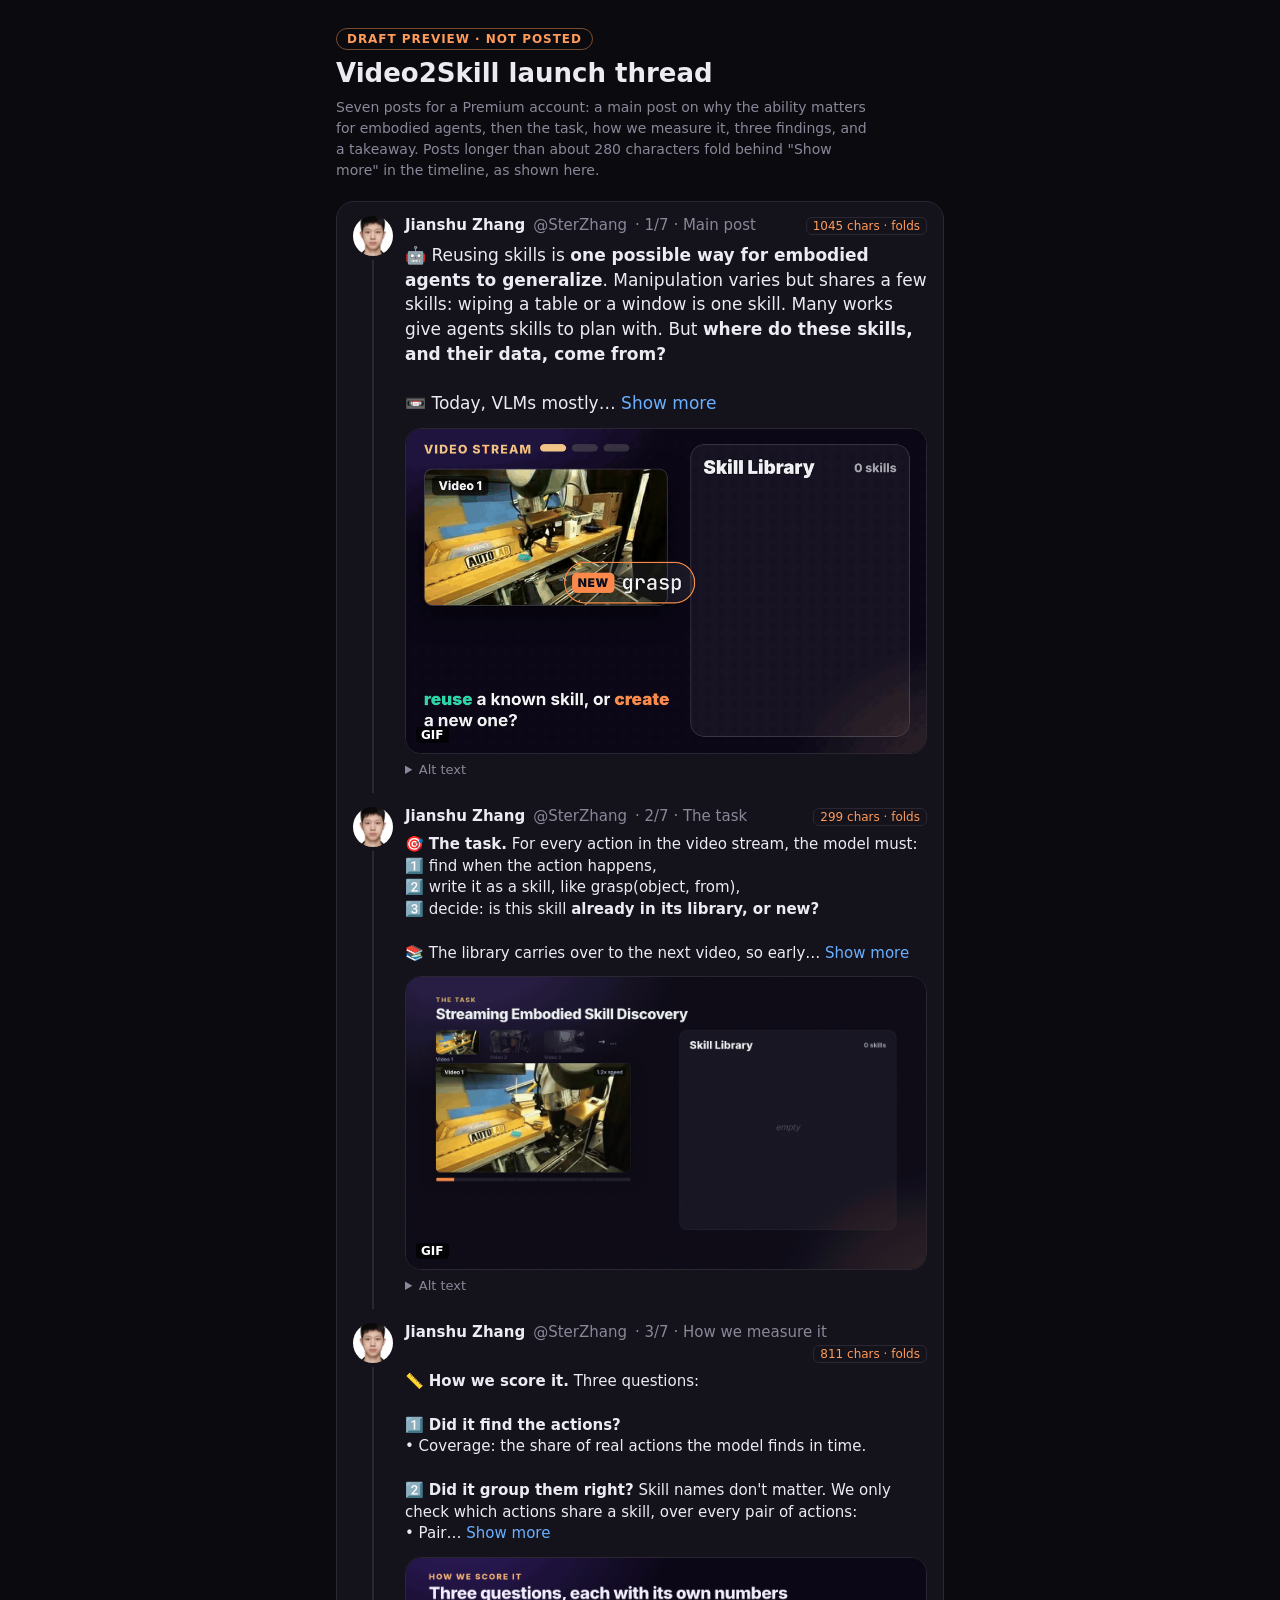
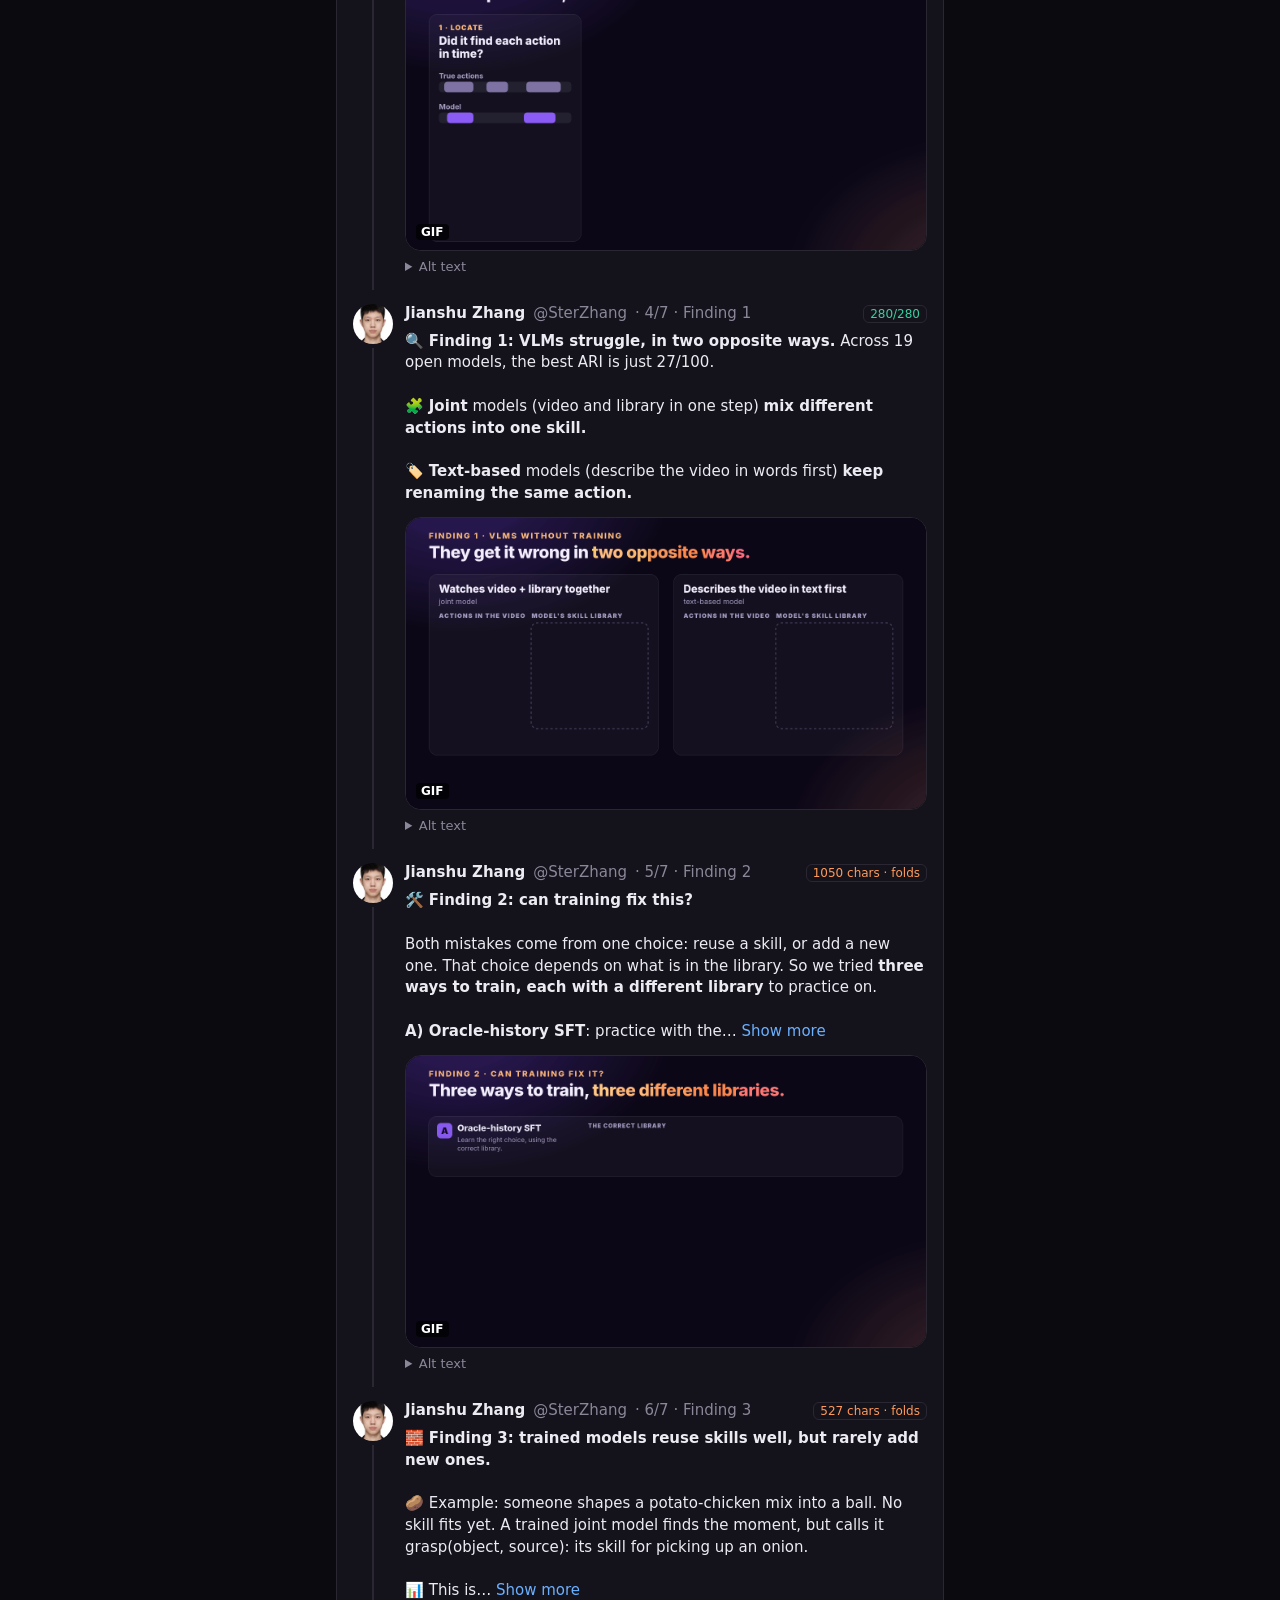
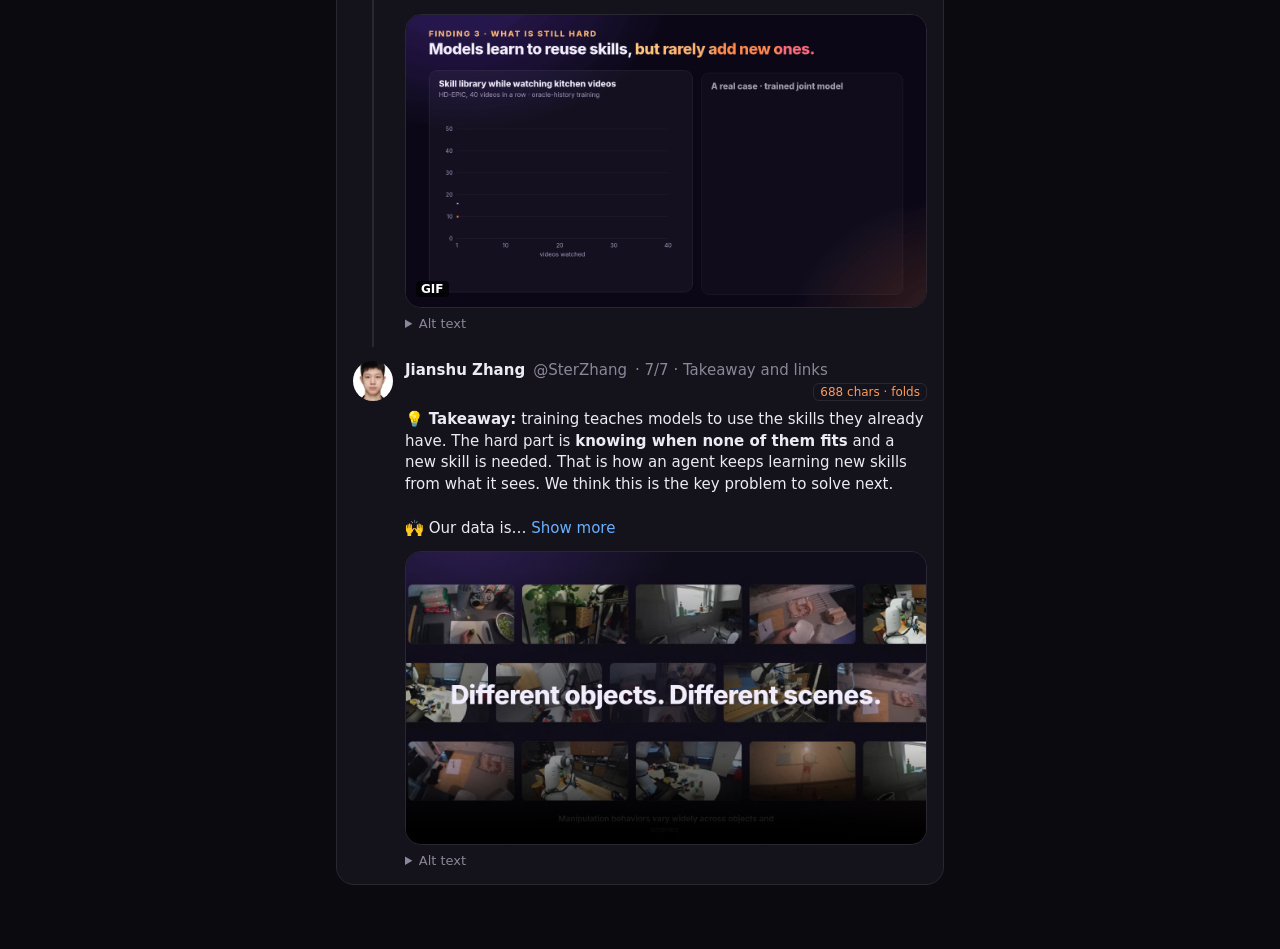
<file: webpage/thread-draft/index.html>
<!doctype html>
<html lang="en">
<head>
<meta charset="utf-8">
<meta name="viewport" content="width=device-width, initial-scale=1, viewport-fit=cover">
<meta name="robots" content="noindex, nofollow">
<title>Video2Skill Thread Draft</title>
<style>*,*::before,*::after{box-sizing:border-box} body{margin:0} img{max-width:100%} [hidden]{display:none!important}</style>
</head>
<body>

<style>
/* Layout: one centered 600px thread column on a dark ground, draft banner above. Deliberately single dark theme to match the posting preview. */
:root {
  color-scheme: dark;
  --ground: #0b0a0f; --panel: #14121b; --ink: #ecebf2; --mute: #8b8799; --rule: #2a2733;
  --link: #6ab0ff; --accent: #ff9b5a; --ok: #3ccf9f; --warn: #ff6b7d;
  --sans: system-ui, -apple-system, "Segoe UI", Roboto, "Helvetica Neue", Arial, sans-serif;
}
body { background: var(--ground); color: var(--ink); font-family: var(--sans); }
.wrap { max-width: 640px; margin: 0 auto; padding-inline: 16px; padding-block: 28px 64px; display: flex; flex-direction: column; gap: 20px; }
.intro { display: flex; flex-direction: column; gap: 8px; }
.tag { align-self: flex-start; font-size: 12px; font-weight: 700; letter-spacing: 0.08em; text-transform: uppercase; color: var(--accent); border: 1px solid color-mix(in srgb, var(--accent) 45%, transparent); border-radius: 999px; padding: 3px 10px; }
h1 { font-size: 26px; line-height: 1.2; margin: 0; text-wrap: balance; }
.intro p { margin: 0; color: var(--mute); font-size: 14px; line-height: 1.5; max-width: 60ch; }
.thread { background: var(--panel); border: 1px solid var(--rule); border-radius: 18px; overflow: hidden; }
.post { display: flex; gap: 12px; padding: 14px 16px 0; }
.rail { display: flex; flex-direction: column; align-items: center; flex: none; width: 40px; }
.av { width: 40px; height: 40px; border-radius: 50%; object-fit: cover; }
.line { width: 2px; flex: 1; background: var(--rule); margin-top: 4px; }
.body { flex: 1; min-width: 0; padding-bottom: 16px; display: flex; flex-direction: column; gap: 8px; }
header { display: flex; flex-wrap: wrap; align-items: baseline; gap: 4px 8px; font-size: 15px; }
.name { font-weight: 700; }
.handle, .role { color: var(--mute); }
.role::before { content: "· "; }
.count { margin-left: auto; font-size: 12px; font-variant-numeric: tabular-nums; color: var(--ok); border: 1px solid var(--rule); border-radius: 6px; padding: 1px 6px; }
.count.warn { color: var(--warn); }
.count.fold { color: var(--accent); }
.more { background: none; border: 0; padding: 0; color: var(--link); font: inherit; cursor: pointer; }
.more:focus-visible { outline: 2px solid var(--link); outline-offset: 2px; border-radius: 4px; }
.dots { color: var(--ink); }
.text { margin: 0; font-size: 15px; line-height: 1.45; overflow-wrap: anywhere; }
.lead .text { font-size: 17px; line-height: 1.45; }
.text a { color: var(--link); text-decoration: none; }
.text a:hover, .text a:focus-visible { text-decoration: underline; }
.media { position: relative; margin: 4px 0 0; max-width: 100%; border: 1px solid var(--rule); border-radius: 16px; overflow: hidden; background: #000; }
.media img, .media video { display: block; width: 100%; height: 100%; object-fit: cover; }
.badge { position: absolute; left: 10px; bottom: 10px; background: rgba(0, 0, 0, 0.75); color: #fff; font-size: 12px; font-weight: 700; padding: 1px 5px; border-radius: 4px; }
.alt { font-size: 13px; color: var(--mute); }
.alt summary { cursor: pointer; width: fit-content; }
.alt summary:focus-visible { outline: 2px solid var(--link); outline-offset: 2px; border-radius: 4px; }
.alt p { margin: 6px 0 0; line-height: 1.45; }
</style>
<main class="wrap">
  <section class="intro">
    <span class="tag">Draft preview · not posted</span>
    <h1>Video2Skill launch thread</h1>
    <p>Seven posts for a Premium account: a main post on why the ability matters for embodied agents, then the task, how we measure it, three findings, and a takeaway. Posts longer than about 280 characters fold behind "Show more" in the timeline, as shown here.</p>
  </section>
  <section class="thread" aria-label="Thread draft">
<article class="post lead">
  <div class="rail"><img class="av" src="m/avatar.jpg" alt=""><span class="line"></span></div>
  <div class="body">
    <header><span class="name">Jianshu Zhang</span> <span class="handle">@SterZhang</span><span class="role">1/7 · Main post</span><span class="count fold">1045 chars · folds</span></header>
    <p class="text"><span class="shown">🤖 Reusing skills is <b>one possible way for embodied agents to generalize</b>. Manipulation varies but shares a few skills: wiping a table or a window is one skill. Many works give agents skills to plan with. But <b>where do these skills, and their data, come from?</b><br><br>📼 Today, VLMs mostly</span><span class="dots">… </span><button class="more" type="button">Show more</button><span class="rest" hidden> label videos one at a time, and nothing carries over. People don&#x27;t learn that way. As experience streams in, we spot skills we know, add new ones, and reuse them later. This <b>streaming setting</b> matters, but it has received little attention.<br><br>🧠 VLMs may become the brains of embodied agents. So we ask: <b>from streaming experience, can they find reusable skills and keep one consistent skill library?</b><br><br>🧵 <b>Video2Skill: From Streaming Experience to Reusable Embodied Skills</b><br><br>Why it matters:<br>📈 It can label much more data for training agents.<br>🔁 It is planning in reverse. If a model can&#x27;t find skills in what it has seen, how can it plan with them for something new?<br><br>📄 Paper: <a href="https://arxiv.org/abs/2609.36691" target="_blank" rel="noopener">arxiv.org/abs/2609.36691</a><br>🌐 Project: <a href="https://andyzworks.github.io/video2skill/" target="_blank" rel="noopener">andyzworks.github.io/vide…</a><br>🤗 Data: <a href="https://huggingface.co/datasets/Sterzhang/video2skill-bench" target="_blank" rel="noopener">huggingface.co/datasets/S…</a></span></p><figure class="media" style="aspect-ratio:16 / 10"><img src="m/1_main.gif" alt="Animated loop: robot videos stream in; each event is tagged NEW (orange) and flies into a skill library, or REUSE (teal) and links to an existing skill; the library grows from grasp, transfer, place to pour." loading="eager"><span class="badge">GIF</span></figure><details class="alt"><summary>Alt text</summary><p>Animated loop: robot videos stream in; each event is tagged NEW (orange) and flies into a skill library, or REUSE (teal) and links to an existing skill; the library grows from grasp, transfer, place to pour.</p></details>
  </div>
</article>
<article class="post">
  <div class="rail"><img class="av" src="m/avatar.jpg" alt=""><span class="line"></span></div>
  <div class="body">
    <header><span class="name">Jianshu Zhang</span> <span class="handle">@SterZhang</span><span class="role">2/7 · The task</span><span class="count fold">299 chars · folds</span></header>
    <p class="text"><span class="shown">🎯 <b>The task.</b> For every action in the video stream, the model must:<br>1️⃣ find when the action happens,<br>2️⃣ write it as a skill, like grasp(object, from),<br>3️⃣ decide: is this skill <b>already in its library, or new?</b><br><br>📚 The library carries over to the next video, so early</span><span class="dots">… </span><button class="more" type="button">Show more</button><span class="rest" hidden> choices affect later ones.</span></p><figure class="media" style="aspect-ratio:16 / 9"><img src="m/2_task.gif" alt="Animated demo: three robot videos stream in; each event is tagged NEW or REUSE and flows into a persistent skill library that grows from grasp, transfer, place to pour." loading="eager"><span class="badge">GIF</span></figure><details class="alt"><summary>Alt text</summary><p>Animated demo: three robot videos stream in; each event is tagged NEW or REUSE and flows into a persistent skill library that grows from grasp, transfer, place to pour.</p></details>
  </div>
</article>
<article class="post">
  <div class="rail"><img class="av" src="m/avatar.jpg" alt=""><span class="line"></span></div>
  <div class="body">
    <header><span class="name">Jianshu Zhang</span> <span class="handle">@SterZhang</span><span class="role">3/7 · How we measure it</span><span class="count fold">811 chars · folds</span></header>
    <p class="text"><span class="shown">📏 <b>How we score it.</b> Three questions:<br><br>1️⃣ <b>Did it find the actions?</b><br>• Coverage: the share of real actions the model finds in time.<br><br>2️⃣ <b>Did it group them right?</b> Skill names don&#x27;t matter. We only check which actions share a skill, over every pair of actions:<br>• Pair</span><span class="dots">… </span><button class="more" type="button">Show more</button><span class="rest" hidden> precision: of the pairs it put together, how many are really the same action. Low = it mixes different actions.<br>• Pair recall: of the pairs that are really the same action, how many it put together. Low = it splits one action into many skills.<br>• ARI: one overall grouping score. 100 is perfect, 0 is random.<br><br>3️⃣ <b>Did it add and reuse skills at the right time?</b><br>• Create recall: when an action shows up for the first time, how often it adds a new skill.<br>• Reuse recall: when an action shows up again, how often it uses an existing skill.</span></p><figure class="media" style="aspect-ratio:16 / 9"><img src="m/3_metrics.gif" alt="Animated explainer of the scores on a toy example. Locate: coverage 2 of 3, the share of real actions found in time. Group: pour and place wrongly merged, giving pair precision 1/2 (grouped pairs truly alike), pair recall 1/1 (alike pairs grouped), ARI 57/100 (overall grouping, 0 = random). Decide: create recall 1/2 (first sightings given a new skill), reuse recall 1/1 (repeats given an existing skill)." loading="lazy"><span class="badge">GIF</span></figure><details class="alt"><summary>Alt text</summary><p>Animated explainer of the scores on a toy example. Locate: coverage 2 of 3, the share of real actions found in time. Group: pour and place wrongly merged, giving pair precision 1/2 (grouped pairs truly alike), pair recall 1/1 (alike pairs grouped), ARI 57/100 (overall grouping, 0 = random). Decide: create recall 1/2 (first sightings given a new skill), reuse recall 1/1 (repeats given an existing skill).</p></details>
  </div>
</article>
<article class="post">
  <div class="rail"><img class="av" src="m/avatar.jpg" alt=""><span class="line"></span></div>
  <div class="body">
    <header><span class="name">Jianshu Zhang</span> <span class="handle">@SterZhang</span><span class="role">4/7 · Finding 1</span><span class="count">280/280</span></header>
    <p class="text">🔍 <b>Finding 1: VLMs struggle, in two opposite ways.</b> Across 19 open models, the best ARI is just 27/100.<br><br>🧩 <b>Joint</b> models (video and library in one step) <b>mix different actions into one skill.</b><br><br>🏷️ <b>Text-based</b> models (describe the video in words first) <b>keep renaming the same action.</b></p><figure class="media" style="aspect-ratio:16 / 9"><img src="m/4_finding1.gif" alt="Animated comparison of two kinds of models without training. A joint model puts pour under place, mixing different actions into one skill. A text-based model makes grasp, pick_up and grab for the same action. 19 open VLMs tested; best ARI is at most 27 out of 100; bigger models are not always better." loading="lazy"><span class="badge">GIF</span></figure><details class="alt"><summary>Alt text</summary><p>Animated comparison of two kinds of models without training. A joint model puts pour under place, mixing different actions into one skill. A text-based model makes grasp, pick_up and grab for the same action. 19 open VLMs tested; best ARI is at most 27 out of 100; bigger models are not always better.</p></details>
  </div>
</article>
<article class="post">
  <div class="rail"><img class="av" src="m/avatar.jpg" alt=""><span class="line"></span></div>
  <div class="body">
    <header><span class="name">Jianshu Zhang</span> <span class="handle">@SterZhang</span><span class="role">5/7 · Finding 2</span><span class="count fold">1050 chars · folds</span></header>
    <p class="text"><span class="shown">🛠️ <b>Finding 2: can training fix this?</b><br><br>Both mistakes come from one choice: reuse a skill, or add a new one. That choice depends on what is in the library. So we tried <b>three ways to train, each with a different library</b> to practice on.<br><br><b>A) Oracle-history SFT</b>: practice with the</span><span class="dots">… </span><button class="more" type="button">Show more</button><span class="rest" hidden> correct library. The model learns what counts as the same skill. Joint models mix fewer actions: of the actions they group together, 68% are really the same, up from 37%.<br><br><b>B) Counterfactual Library-state Rebalancing (CLaRe)</b>: in the correct library, each skill is added once and then reused many times, so the model rarely practices adding one. CLaRe removes the needed skill, so the model must add it. On kitchen video, joint models add a new skill for 40% of first-time actions, up from 29% with A.<br><br><b>C) On-policy correction</b>: at test time, the model uses its own library, mistakes and all. So we train it on that library, and a teacher gives the right answer. Text-based models stop making so many new names: one now reuses a skill for 95% of repeated actions, up from 29%.</span></p><figure class="media" style="aspect-ratio:16 / 9"><img src="m/5_finding2.gif" alt="Animated explainer: three ways to train, each with a different library. A, Oracle-history SFT: practice with the correct library; of actions a joint model groups together, 68% are really the same, up from 37%. B, Counterfactual Library-state Rebalancing (CLaRe): the correct library rarely asks for a new skill, so a needed skill is removed and the model must add it; on kitchen video, 40% of first-time actions get a new skill, up from 29% with A. C, On-policy correction: train on the model&#x27;s own library, mistakes included; a text-based model reuses a skill for 95% of repeated actions, up from 29%." loading="lazy"><span class="badge">GIF</span></figure><details class="alt"><summary>Alt text</summary><p>Animated explainer: three ways to train, each with a different library. A, Oracle-history SFT: practice with the correct library; of actions a joint model groups together, 68% are really the same, up from 37%. B, Counterfactual Library-state Rebalancing (CLaRe): the correct library rarely asks for a new skill, so a needed skill is removed and the model must add it; on kitchen video, 40% of first-time actions get a new skill, up from 29% with A. C, On-policy correction: train on the model&#x27;s own library, mistakes included; a text-based model reuses a skill for 95% of repeated actions, up from 29%.</p></details>
  </div>
</article>
<article class="post">
  <div class="rail"><img class="av" src="m/avatar.jpg" alt=""><span class="line"></span></div>
  <div class="body">
    <header><span class="name">Jianshu Zhang</span> <span class="handle">@SterZhang</span><span class="role">6/7 · Finding 3</span><span class="count fold">527 chars · folds</span></header>
    <p class="text"><span class="shown">🧱 <b>Finding 3: trained models reuse skills well, but rarely add new ones.</b><br><br>🥔 Example: someone shapes a potato-chicken mix into a ball. No skill fits yet. A trained joint model finds the moment, but calls it grasp(object, source): its skill for picking up an onion.<br><br>📊 This is</span><span class="dots">… </span><button class="more" type="button">Show more</button><span class="rest" hidden> common. Trained joint models reuse a skill for <b>97–99%</b> of repeated actions, but add a new skill for only <b>19–40%</b> of first-time actions. So the library stops growing: 40 kitchen videos show 46 kinds of actions, but the library ends with about 21 skills.</span></p><figure class="media" style="aspect-ratio:16 / 9"><img src="m/6_finding3.gif" alt="Animated chart from real data: over 40 kitchen videos, 46 action types appear while the learned library stops at 21 skills. Real case: someone shapes a potato-chicken mix into a ball, a new action; the trained model finds the moment but labels it grasp(object, source), its skill for picking up an onion. Trained joint models reuse a skill for 97-99% of repeated actions but add a new skill for only 19-40% of first-time actions." loading="lazy"><span class="badge">GIF</span></figure><details class="alt"><summary>Alt text</summary><p>Animated chart from real data: over 40 kitchen videos, 46 action types appear while the learned library stops at 21 skills. Real case: someone shapes a potato-chicken mix into a ball, a new action; the trained model finds the moment but labels it grasp(object, source), its skill for picking up an onion. Trained joint models reuse a skill for 97-99% of repeated actions but add a new skill for only 19-40% of first-time actions.</p></details>
  </div>
</article>
<article class="post">
  <div class="rail"><img class="av" src="m/avatar.jpg" alt=""></div>
  <div class="body">
    <header><span class="name">Jianshu Zhang</span> <span class="handle">@SterZhang</span><span class="role">7/7 · Takeaway and links</span><span class="count fold">688 chars · folds</span></header>
    <p class="text"><span class="shown">💡 <b>Takeaway:</b> training teaches models to use the skills they already have. The hard part is <b>knowing when none of them fits</b> and a new skill is needed. That is how an agent keeps learning new skills from what it sees. We think this is the key problem to solve next.<br><br>🙌 Our data is</span><span class="dots">… </span><button class="more" type="button">Show more</button><span class="rest" hidden> open. We&#x27;d love to see what you build!<br>🤗 <a href="https://huggingface.co/datasets/Sterzhang/video2skill-bench" target="_blank" rel="noopener">huggingface.co/datasets/S…</a><br>🌐 <a href="https://andyzworks.github.io/video2skill/" target="_blank" rel="noopener">andyzworks.github.io/vide…</a><br><br>📝 Limits: our skills describe what happens in the video. They are not code a robot can run. We cover two domains so far.<br><br>👥 Joint work with @zhangce1203 (co-first), Xiyuan Yang, Chenwei Xu, Haoran Lu, @Williamiumli, @xie_yaqi, Katia Sycara, and Han Liu (Northwestern, CMU, UIUC, UCSD).<br>🎬 2-min walkthrough below.</span></p><figure class="media" style="aspect-ratio:16 / 9"><video controls preload="metadata" playsinline poster="m/7_poster.jpg" src="m/7_walkthrough.mp4"></video></figure><details class="alt"><summary>Alt text</summary><p>Two-minute narrated walkthrough of Video2Skill, with captions.</p></details>
  </div>
</article>
  </section>
</main>
<script>
document.querySelectorAll('.more').forEach(function (b) {
  b.addEventListener('click', function () {
    var p = b.parentElement;
    p.querySelector('.rest').hidden = false; p.querySelector('.dots').hidden = true; b.hidden = true;
  });
});
</script>
</body>
</html>
</file>
